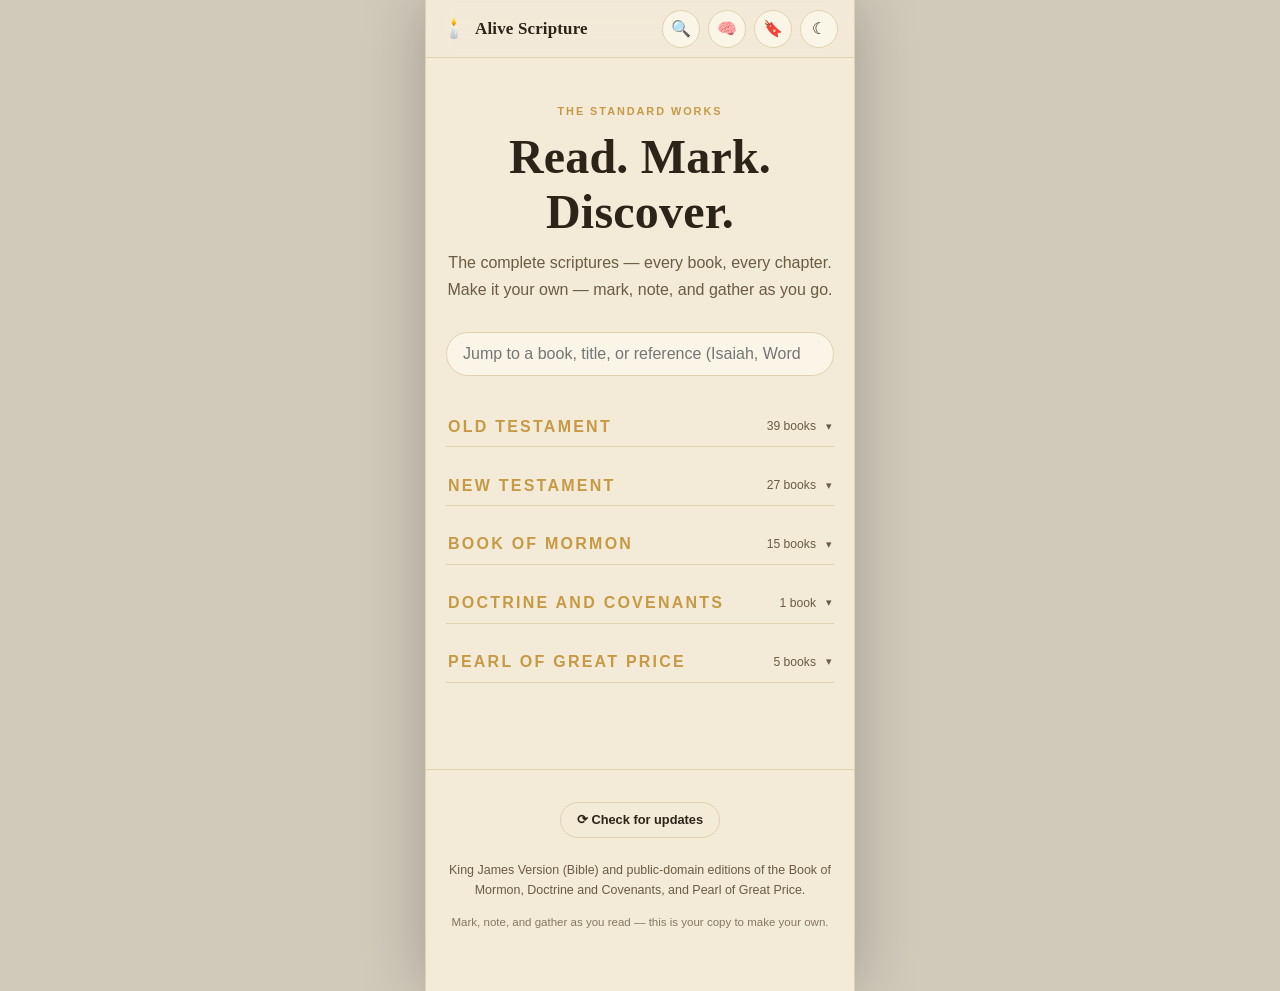
<file: index.html>
<!doctype html>
<html lang="en">
  <head>
    <meta charset="UTF-8" />
    <meta name="viewport" content="width=device-width, initial-scale=1.0, viewport-fit=cover" />
    <meta name="theme-color" content="#1c1410" />
    <link rel="apple-touch-icon" href="/apple-touch-icon.png" />
    <meta name="apple-mobile-web-app-capable" content="yes" />
    <meta name="apple-mobile-web-app-status-bar-style" content="black-translucent" />
    <meta name="apple-mobile-web-app-title" content="Scripture" />
    <title>Alive Scripture — read, mark, know</title>
    <meta
      name="description"
      content="Walk through the scriptures visually — scene by scene, character by character — to build memory and testimony of Christ."
    />
    <link rel="icon" href="data:image/svg+xml,%3Csvg xmlns='http://www.w3.org/2000/svg' viewBox='0 0 100 100'%3E%3Ctext y='.9em' font-size='90'%3E%F0%9F%95%AF%EF%B8%8F%3C/text%3E%3C/svg%3E" />
    <script type="module" crossorigin src="/assets/index-BNheFT42.js"></script>
    <link rel="stylesheet" crossorigin href="/assets/index-C4286cdL.css">
  <link rel="manifest" href="/manifest.webmanifest"></head>
  <body>
    <div id="app"></div>
  </body>
</html>
</file>
<file: assets/index-C4286cdL.css>
@charset "UTF-8";:root{--king: #c69a45;--prophet: #5b8fb0;--priest: #8a6bbf;--enemy: #b5544a;--people: #6f9668;--glory: #e6c86e;--gold: #c69a45;--on-gold: #241c10;--gold-soft: #d9b76a;--bg: #f3ead8;--bg-2: #efe3ca;--panel: #fbf5e7;--panel-2: #f6ecd6;--ink: #2c2418;--ink-soft: #6a5c45;--line: #e0d1af;--shadow: 0 8px 30px rgba(60, 44, 20, .12);--scripture: #372c1c;--serif: "Iowan Old Style", "Palatino Linotype", "Book Antiqua", Palatino, Georgia, "Times New Roman", serif;--sans: -apple-system, BlinkMacSystemFont, "Segoe UI", Roboto, Helvetica, Arial, sans-serif;--maxw: 760px;--radius: 16px;color-scheme:light}@media (prefers-color-scheme: dark){:root{--bg: #14110d;--bg-2: #191510;--panel: #201a13;--panel-2: #262019;--ink: #f0e7d6;--ink-soft: #b3a289;--line: #362c20;--shadow: 0 10px 34px rgba(0, 0, 0, .5);--scripture: #efe4d0;--gold: #d9b76a;color-scheme:dark}}:root[data-theme=dark]{--bg: #14110d;--bg-2: #191510;--panel: #201a13;--panel-2: #262019;--ink: #f0e7d6;--ink-soft: #b3a289;--line: #362c20;--shadow: 0 10px 34px rgba(0, 0, 0, .5);--scripture: #efe4d0;--gold: #d9b76a;color-scheme:dark}:root[data-theme=light]{--bg: #f3ead8;--bg-2: #efe3ca;--panel: #fbf5e7;--panel-2: #f6ecd6;--ink: #2c2418;--ink-soft: #6a5c45;--line: #e0d1af;--shadow: 0 8px 30px rgba(60, 44, 20, .12);--scripture: #372c1c;--gold: #c69a45;color-scheme:light}*{box-sizing:border-box}html,body{margin:0;padding:0}body{background:radial-gradient(1200px 700px at 50% -10%,var(--bg-2),transparent 70%),var(--bg);color:var(--ink);font-family:var(--sans);line-height:1.6;-webkit-font-smoothing:antialiased;text-rendering:optimizeLegibility;min-height:100vh}h1,h2,h3{font-family:var(--serif);font-weight:600;line-height:1.15;letter-spacing:.2px;margin:0}a{color:inherit;text-decoration:none}button{font:inherit;cursor:pointer}.wrap{max-width:var(--maxw);margin:0 auto;padding:0 20px}.eyebrow{font-family:var(--sans);text-transform:uppercase;letter-spacing:.18em;font-size:.68rem;font-weight:700;color:var(--gold)}.reveal{opacity:0;transform:translateY(18px);transition:opacity .7s ease,transform .7s cubic-bezier(.16,1,.3,1)}.reveal.in{opacity:1;transform:none}@media (prefers-reduced-motion: reduce){.reveal{opacity:1;transform:none;transition:none}}.verse-flash{animation:verseflash 1.8s ease-out;border-radius:6px}@keyframes verseflash{0%,15%{box-shadow:0 0 0 3px var(--gold);background:color-mix(in srgb,var(--gold) 20%,transparent)}to{box-shadow:0 0 0 3px transparent;background:transparent}}@media (min-width: 520px){body{background:color-mix(in srgb,var(--bg) 86%,black)}#app{max-width:430px;margin:0 auto;min-height:100vh;background:var(--bg);border-left:1px solid var(--line);border-right:1px solid var(--line);box-shadow:0 0 60px #00000038}}.bar.svelte-yic9pk{position:sticky;top:0;z-index:50;display:flex;align-items:center;justify-content:space-between;gap:12px;padding:.6rem 16px;background:color-mix(in srgb,var(--bg) 82%,transparent);-webkit-backdrop-filter:blur(12px);backdrop-filter:blur(12px);border-bottom:1px solid var(--line)}.brand.svelte-yic9pk{display:flex;align-items:center;gap:9px;min-width:0;background:none;border:none;padding:0;color:var(--ink);cursor:pointer}.brand.svelte-yic9pk .flame:where(.svelte-yic9pk){font-size:1.2rem;flex:0 0 auto;line-height:1}.brand.svelte-yic9pk .name:where(.svelte-yic9pk){font-family:var(--serif);font-weight:600;font-size:1.06rem;letter-spacing:.01em;white-space:nowrap;overflow:hidden;text-overflow:ellipsis}.right.svelte-yic9pk{display:flex;align-items:center;gap:8px;flex:0 0 auto}.icon.svelte-yic9pk{position:relative;width:38px;height:38px;border-radius:50%;border:1px solid var(--line);background:var(--panel);color:var(--ink);font-size:1rem;display:grid;place-items:center;cursor:pointer;transition:border-color .15s,background .15s}.icon.svelte-yic9pk:hover{border-color:var(--gold)}.icon.active.svelte-yic9pk{border-color:var(--gold);color:var(--gold)}.marks.svelte-yic9pk .glyph:where(.svelte-yic9pk){font-size:1rem}.badge.svelte-yic9pk{position:absolute;top:-5px;right:-5px;min-width:18px;height:18px;padding:0 5px;border-radius:999px;background:var(--gold);color:var(--panel);font-size:.64rem;font-weight:800;display:grid;place-items:center;border:1.5px solid var(--bg)}@media (max-width: 360px){.brand.svelte-yic9pk .name:where(.svelte-yic9pk){display:none}}.lib.svelte-1pli1h7{padding:2.4rem 20px 4rem}.head.svelte-1pli1h7{text-align:center;margin-bottom:1.8rem}.head.svelte-1pli1h7 h1:where(.svelte-1pli1h7){font-size:clamp(2rem,7vw,3rem);margin:.4rem 0 .7rem;color:var(--ink)}.head.svelte-1pli1h7 .sub:where(.svelte-1pli1h7){color:var(--ink-soft);max-width:48ch;margin:0 auto;line-height:1.65}.resume.svelte-1pli1h7{margin-top:1.2rem;background:color-mix(in srgb,var(--gold) 14%,var(--panel));border:1px solid var(--gold);color:var(--ink);padding:8px 16px;border-radius:999px;font-size:.86rem;font-weight:600}.fulltext.svelte-1pli1h7{display:block;width:100%;max-width:560px;margin:-1.4rem auto 1.6rem;background:color-mix(in srgb,var(--gold) 12%,var(--panel));border:1px solid var(--gold);color:var(--ink);border-radius:12px;padding:10px 14px;font-size:.86rem;font-weight:600;text-align:left}.fulltext.svelte-1pli1h7:hover{background:color-mix(in srgb,var(--gold) 20%,var(--panel))}.search.svelte-1pli1h7{display:block;width:100%;max-width:560px;margin:0 auto 2.2rem;padding:12px 16px;font-size:1rem;font-family:var(--sans);color:var(--ink);background:var(--panel);border:1px solid var(--line);border-radius:999px}.search.svelte-1pli1h7:focus{outline:none;border-color:var(--gold)}.loading.svelte-1pli1h7,.nores.svelte-1pli1h7{text-align:center;color:var(--ink-soft)}.vol.svelte-1pli1h7,.rgroup.svelte-1pli1h7{margin-bottom:1.4rem}.vol.svelte-1pli1h7 h2:where(.svelte-1pli1h7),.rgroup.svelte-1pli1h7 h2:where(.svelte-1pli1h7){font-size:1rem;letter-spacing:.14em;text-transform:uppercase;color:var(--gold);font-family:var(--sans);font-weight:700;margin:0}.rgroup.svelte-1pli1h7 h2:where(.svelte-1pli1h7){padding-bottom:.6rem;border-bottom:1px solid var(--line);margin-bottom:1rem}.volhead.svelte-1pli1h7{display:flex;align-items:center;gap:10px;width:100%;text-align:left;background:none;border:none;border-bottom:1px solid var(--line);padding:.4rem 2px .6rem;margin-bottom:1rem;cursor:pointer}.volhead.svelte-1pli1h7 h2:where(.svelte-1pli1h7){flex:1}.volhead.svelte-1pli1h7:hover h2:where(.svelte-1pli1h7){color:var(--ink)}.volhead.svelte-1pli1h7 .volmeta:where(.svelte-1pli1h7){font-size:.76rem;color:var(--ink-soft);white-space:nowrap}.volhead.svelte-1pli1h7 .volcar:where(.svelte-1pli1h7){font-size:.7rem;color:var(--ink-soft);transition:transform .18s}.volhead.svelte-1pli1h7 .volcar.up:where(.svelte-1pli1h7){transform:rotate(180deg)}.books.svelte-1pli1h7{display:grid;grid-template-columns:repeat(auto-fill,minmax(140px,1fr));gap:8px}.book.svelte-1pli1h7{display:flex;flex-direction:column;align-items:flex-start;gap:2px;text-align:left;background:var(--panel);border:1px solid var(--line);border-radius:12px;padding:.7rem .85rem;color:var(--ink);transition:border-color .15s,transform .15s,background .15s}.book.svelte-1pli1h7:hover{border-color:var(--gold);transform:translateY(-2px);background:var(--panel-2)}.book.svelte-1pli1h7 .t:where(.svelte-1pli1h7){font-family:var(--serif);font-size:1.02rem;line-height:1.2}.book.svelte-1pli1h7 .c:where(.svelte-1pli1h7){font-size:.72rem;color:var(--ink-soft)}.rlist.svelte-1pli1h7{list-style:none;margin:0;padding:0;display:grid;gap:6px}.rrow.svelte-1pli1h7{display:flex;align-items:baseline;gap:12px;width:100%;text-align:left;background:var(--panel);border:1px solid var(--line);border-radius:10px;padding:.65rem .9rem;color:var(--ink);transition:border-color .15s,transform .12s}.rrow.svelte-1pli1h7:hover{border-color:var(--gold);transform:translate(3px)}.rrow.svelte-1pli1h7 .rref:where(.svelte-1pli1h7){flex:0 0 auto;min-width:6.5rem;font-size:.74rem;font-weight:700;letter-spacing:.02em;text-transform:uppercase;color:var(--gold)}.rrow.svelte-1pli1h7 .rtitle:where(.svelte-1pli1h7){font-family:var(--serif);font-size:1rem;line-height:1.3}.more.svelte-1pli1h7{font-size:.78rem;color:var(--ink-soft);margin:.8rem 0 0}.browse.svelte-t0ln3d{padding:1.6rem 20px 4rem}.head.svelte-t0ln3d{margin-bottom:1.5rem}.head.svelte-t0ln3d .crumb:where(.svelte-t0ln3d){background:none;border:none;color:var(--ink-soft);padding:0;font-size:.9rem;margin-bottom:1rem}.head.svelte-t0ln3d .crumb:where(.svelte-t0ln3d):hover{color:var(--gold)}.head.svelte-t0ln3d .vol:where(.svelte-t0ln3d){display:block;font-size:.7rem;letter-spacing:.14em;text-transform:uppercase;color:var(--gold);font-weight:700}.head.svelte-t0ln3d h1:where(.svelte-t0ln3d){font-size:clamp(2rem,7vw,2.8rem);margin:.2rem 0 .3rem;color:var(--ink)}.head.svelte-t0ln3d .meta:where(.svelte-t0ln3d){color:var(--ink-soft);font-size:.9rem;margin:0}.head.svelte-t0ln3d .introtoggle:where(.svelte-t0ln3d){margin-top:.8rem;background:none;border:1px solid var(--line);color:var(--ink-soft);border-radius:999px;padding:5px 13px;font-size:.78rem}.head.svelte-t0ln3d .introtoggle:where(.svelte-t0ln3d) span:where(.svelte-t0ln3d){display:inline-block;transition:transform .2s}.head.svelte-t0ln3d .introtoggle:where(.svelte-t0ln3d) span.up:where(.svelte-t0ln3d){transform:rotate(180deg)}.head.svelte-t0ln3d .intro:where(.svelte-t0ln3d){margin:.9rem 0 0;font-family:var(--serif);font-size:.98rem;line-height:1.7;color:var(--ink-soft);max-width:62ch}.nocover.svelte-t0ln3d{color:var(--ink-soft);font-size:.86rem;background:var(--panel);border:1px solid var(--line);border-radius:10px;padding:10px 14px;margin:0 0 1rem}.chapters.svelte-t0ln3d{list-style:none;margin:0;padding:0;display:grid;gap:8px}.chap.svelte-t0ln3d{display:flex;align-items:center;gap:14px;width:100%;text-align:left;background:var(--panel);border:1px solid var(--line);border-radius:12px;padding:.8rem 1rem;color:var(--ink);transition:border-color .15s,transform .12s,background .15s}.chap.svelte-t0ln3d:hover{border-color:var(--gold);transform:translate(3px);background:var(--panel-2)}.chap.untitled.svelte-t0ln3d{opacity:.72}.chap.svelte-t0ln3d .n:where(.svelte-t0ln3d){flex:0 0 auto;width:34px;height:34px;border-radius:9px;display:grid;place-items:center;background:color-mix(in srgb,var(--gold) 16%,var(--panel-2));border:1px solid color-mix(in srgb,var(--gold) 40%,transparent);color:var(--gold);font-family:var(--serif);font-weight:700;font-size:.95rem}.chap.svelte-t0ln3d .t:where(.svelte-t0ln3d){font-family:var(--serif);font-size:1.04rem;line-height:1.3}@media (min-width: 720px){.chapters.svelte-t0ln3d{grid-template-columns:1fr 1fr}}.seg.svelte-1e5zn02{padding:2px 0;box-decoration-break:clone;-webkit-box-decoration-break:clone}.seg.selecting.svelte-1e5zn02{box-shadow:inset 0 0 0 100px color-mix(in srgb,var(--gold) 45%,transparent);border-radius:2px;color:var(--ink)}.w.match.svelte-1e5zn02{outline:2px solid var(--gold);outline-offset:1px;border-radius:3px}.chapter.svelte-1kx97lh{display:grid;grid-template-columns:6px auto minmax(0,1fr);column-gap:9px;row-gap:2px;align-items:start;font-family:var(--serif)}.vrail.svelte-1kx97lh{width:6px;align-self:stretch;background:none;border:none;padding:0;margin-block:-2px;border-radius:0}.vrail.on.svelte-1kx97lh{cursor:pointer;background:color-mix(in srgb,var(--railc) 62%,transparent)}.vrail.rtop.svelte-1kx97lh{margin-top:2px;border-top-left-radius:4px;border-top-right-radius:4px}.vrail.rbottom.svelte-1kx97lh{margin-bottom:2px;border-bottom-left-radius:4px;border-bottom-right-radius:4px}.vrail.fbottom.svelte-1kx97lh{-webkit-mask-image:linear-gradient(to bottom,black 55%,transparent);mask-image:linear-gradient(to bottom,black 55%,transparent)}.vrail.ftop.svelte-1kx97lh{-webkit-mask-image:linear-gradient(to top,black 55%,transparent);mask-image:linear-gradient(to top,black 55%,transparent)}.vnum.svelte-1kx97lh{background:none;border:none;padding:4px 2px 0 0;text-align:right;min-width:1.7rem;font-family:var(--sans);font-size:.72rem;font-weight:700;color:var(--gold);cursor:pointer;align-self:start}.vnum.hasmark.svelte-1kx97lh:after{content:"";display:inline-block;width:4px;height:4px;border-radius:50%;background:var(--gold);vertical-align:super;margin-left:1px}.vtext.svelte-1kx97lh{font-size:1.16rem;line-height:1.8;color:var(--scripture);padding:2px 6px;touch-action:pan-y;-webkit-user-select:none;user-select:none;-webkit-touch-callout:none;cursor:text}.chapter.marking.svelte-1kx97lh .vtext:where(.svelte-1kx97lh){touch-action:none;cursor:crosshair}.mtags.svelte-1kx97lh{grid-column:1/-1;display:flex;flex-wrap:wrap;justify-content:flex-end;gap:6px;margin:8px 4px 0 0;overflow:hidden;padding:4px 2px}.mtag.svelte-1kx97lh{display:inline-flex;align-items:center;gap:6px;font-family:var(--serif);font-style:italic;font-size:.8rem;color:var(--ink);background:color-mix(in srgb,var(--tagc) 14%,var(--panel));border:1px solid color-mix(in srgb,var(--tagc) 55%,transparent);border-radius:999px;padding:3px 12px 4px;cursor:pointer;opacity:0;transform:translate(28px);transition:opacity .55s ease,transform .55s cubic-bezier(.2,.9,.3,1.15)}.mtag.svelte-1kx97lh .mtag-star:where(.svelte-1kx97lh){font-style:normal;font-size:.7rem;color:var(--tagc);animation:none}.mtag.svelte-1kx97lh .mtag-sub:where(.svelte-1kx97lh){font-style:normal;font-family:var(--sans);font-size:.66rem;color:var(--ink-soft)}.mtag.svelte-1kx97lh .mtag-more:where(.svelte-1kx97lh){font-style:normal;font-size:.7rem;color:var(--tagc);margin-left:-2px}.mtag.in.svelte-1kx97lh{opacity:1;transform:none;animation:svelte-1kx97lh-tagglow 1.8s ease .4s}.mtag.in.svelte-1kx97lh .mtag-star:where(.svelte-1kx97lh){animation:svelte-1kx97lh-tagtwinkle 1.8s ease .4s}@keyframes svelte-1kx97lh-tagglow{0%{box-shadow:0 0 0 0 transparent}30%{box-shadow:0 0 16px 3px color-mix(in srgb,var(--tagc) 55%,transparent)}to{box-shadow:0 0 0 0 transparent}}@keyframes svelte-1kx97lh-tagtwinkle{0%,to{transform:scale(1) rotate(0)}35%{transform:scale(1.5) rotate(80deg)}}@media (prefers-reduced-motion: reduce){.mtag.svelte-1kx97lh{opacity:1;transform:none;transition:none}.mtag.in.svelte-1kx97lh{animation:none}}.vmargin.svelte-1kx97lh{display:flex;flex-direction:column;gap:6px;font-family:var(--sans);grid-column:1/-1;margin:2px 0 8px 1.7rem}.vmargin.svelte-1kx97lh:empty{display:none;margin:0}.unote.svelte-1kx97lh{border-left:2px solid #5b8fb0;background:color-mix(in srgb,#5b8fb0 12%,var(--panel));border-radius:0 8px 8px 0;padding:7px 10px}.unote.svelte-1kx97lh .urng:where(.svelte-1kx97lh){display:block;font-size:.62rem;font-weight:700;color:#5b8fb0;margin-bottom:3px}.unote.svelte-1kx97lh .unote-body:where(.svelte-1kx97lh){margin:0 0 4px;font-size:.82rem;line-height:1.5;color:var(--ink);white-space:pre-wrap}.row.svelte-1kx97lh{display:flex;gap:8px;margin-top:6px}.mini.svelte-1kx97lh{background:var(--gold);color:var(--panel);border:none;border-radius:8px;padding:5px 12px;font-size:.78rem;font-weight:700}.mini.ghost.svelte-1kx97lh{background:none;color:var(--ink-soft);border:1px solid var(--line)}.unote.svelte-1kx97lh textarea:where(.svelte-1kx97lh){width:100%;font-family:var(--sans);font-size:.9rem;color:var(--ink);background:var(--panel);border:1px solid var(--gold);border-radius:10px;padding:9px 11px;resize:vertical}.scrim.svelte-1kx97lh{position:fixed;top:0;right:0;bottom:0;left:0;z-index:40;background:transparent;border:none}.scrim.dim.svelte-1kx97lh{background:color-mix(in srgb,var(--bg) 55%,transparent)}.notedrawer.svelte-1kx97lh{position:fixed;left:0;right:0;bottom:0;max-width:430px;margin-inline:auto;z-index:42;display:flex;flex-direction:column;gap:10px;padding:8px 16px calc(16px + env(safe-area-inset-bottom));background:var(--panel);border-top:1px solid var(--line);border-radius:18px 18px 0 0;box-shadow:0 -10px 30px #00000047;animation:svelte-1kx97lh-nd-up .18s ease}@keyframes svelte-1kx97lh-nd-up{0%{transform:translateY(100%)}to{transform:translateY(0)}}.nd-grip.svelte-1kx97lh{width:40px;height:4px;border-radius:999px;background:var(--line);margin:2px auto}.nd-head.svelte-1kx97lh{display:flex;align-items:center;justify-content:space-between}.nd-ref.svelte-1kx97lh{font-family:var(--sans);font-size:.76rem;font-weight:700;letter-spacing:.03em;text-transform:uppercase;color:var(--gold)}.nd-close.svelte-1kx97lh{background:none;border:none;color:var(--ink-soft);font-size:1rem;padding:4px 6px;cursor:pointer}.nd-close.svelte-1kx97lh:hover{color:var(--ink)}.nd-text.svelte-1kx97lh,.nd-group.svelte-1kx97lh{width:100%;font-family:var(--sans);color:var(--ink);background:var(--panel-2);border:1px solid var(--line);border-radius:12px;padding:12px 14px}.nd-text.svelte-1kx97lh:focus,.nd-group.svelte-1kx97lh:focus{outline:none;border-color:var(--gold)}.nd-text.svelte-1kx97lh{font-size:1rem;line-height:1.5;resize:none}.nd-group.svelte-1kx97lh{font-size:.9rem}.nd-actions.svelte-1kx97lh{display:flex;gap:10px;justify-content:flex-end}.nd-cancel.svelte-1kx97lh{background:none;border:1px solid var(--line);color:var(--ink-soft);border-radius:999px;padding:9px 18px;font-size:.88rem;font-weight:600;cursor:pointer}.nd-save.svelte-1kx97lh{background:var(--gold);color:var(--panel);border:none;border-radius:999px;padding:9px 22px;font-size:.88rem;font-weight:700;cursor:pointer}.nd-save.svelte-1kx97lh:disabled{opacity:.5}.sheet.svelte-1kx97lh{position:fixed;left:0;right:0;bottom:0;max-width:430px;margin-inline:auto;z-index:42;display:flex;flex-direction:column;gap:8px;padding:6px 16px calc(12px + env(safe-area-inset-bottom));background:var(--panel);border-top:1px solid var(--line);border-radius:18px 18px 0 0;box-shadow:0 -10px 30px #00000047;animation:svelte-1kx97lh-nd-up .18s ease}.pstyles.svelte-1kx97lh{display:flex;gap:6px}.pstyles.svelte-1kx97lh .ptick:where(.svelte-1kx97lh){font-size:.72rem}.pstyles.svelte-1kx97lh button:where(.svelte-1kx97lh){flex:1;background:var(--panel-2);border:1px solid var(--line);color:var(--ink);border-radius:8px;padding:6px 12px;font-size:.8rem;font-weight:600}.pstyles.svelte-1kx97lh button.on:where(.svelte-1kx97lh){background:var(--gold);color:var(--panel);border-color:var(--gold)}.pcolors.svelte-1kx97lh{display:flex;gap:7px;overflow-x:auto;padding:3px 2px;scrollbar-width:none;-webkit-overflow-scrolling:touch}.pcolors.svelte-1kx97lh::-webkit-scrollbar{display:none}.pdot.svelte-1kx97lh{flex:0 0 30px;width:30px;height:30px;border-radius:50%;border:2px solid transparent;cursor:pointer}.pdot.svelte-1kx97lh:hover{border-color:var(--ink)}.pdot.on.svelte-1kx97lh{border-color:var(--ink);box-shadow:inset 0 0 0 2.5px var(--panel);transform:scale(1.12)}.aspects.svelte-1kx97lh{display:flex;align-items:center;gap:5px}.asp.svelte-1kx97lh{flex:1;display:grid;place-items:center;height:34px;background:var(--panel-2);border:1px solid var(--line);border-radius:8px;color:var(--ink);cursor:pointer}.asp.on.svelte-1kx97lh{border-color:var(--gold);background:color-mix(in srgb,var(--gold) 14%,var(--panel-2))}.asp.svelte-1kx97lh .lp:where(.svelte-1kx97lh){font-size:.85rem;line-height:1;white-space:pre}.asep.svelte-1kx97lh{flex:0 0 1px;height:22px;background:var(--line)}.hicon.svelte-1kx97lh{flex:0 0 auto;width:30px;height:30px;border-radius:50%;border:1px solid var(--line);background:none;color:var(--ink-soft);font-size:.85rem;display:grid;place-items:center;cursor:pointer}.hicon.on.svelte-1kx97lh,.hicon.svelte-1kx97lh:hover{border-color:var(--gold);color:var(--gold)}.edesc.svelte-1kx97lh{width:100%;font-family:var(--sans);font-size:.88rem;line-height:1.45;color:var(--ink);background:var(--panel-2);border:1px solid var(--line);border-radius:10px;padding:9px 12px;resize:none}.edesc.svelte-1kx97lh:focus{outline:none;border-color:var(--gold)}.ename.svelte-1kx97lh{width:100%;font-family:var(--sans);font-size:.92rem;color:var(--ink);background:var(--panel-2);border:1px solid var(--line);border-radius:10px;padding:9px 12px}.ename.svelte-1kx97lh:focus{outline:none;border-color:var(--gold)}.prow.svelte-1kx97lh{display:flex;gap:8px;align-items:center;justify-content:flex-end}.pbtn.svelte-1kx97lh{background:none;border:1px solid var(--gold);color:var(--ink);border-radius:999px;padding:8px 16px;font-size:.85rem;font-weight:600}.pbtn.on.svelte-1kx97lh{background:color-mix(in srgb,var(--gold) 18%,var(--panel))}.pbtn.danger.svelte-1kx97lh{border-color:var(--enemy);color:var(--enemy)}.nblist.svelte-1kx97lh{display:flex;flex-direction:column;gap:4px;max-height:40vh;overflow-y:auto;min-width:220px}.nbrow.svelte-1kx97lh{display:flex;align-items:center;gap:8px;background:var(--panel-2);border:1px solid var(--line);border-radius:8px;padding:7px 10px;color:var(--ink);text-align:left}.nbrow.on.svelte-1kx97lh{border-color:var(--gold);background:color-mix(in srgb,var(--gold) 12%,var(--panel-2))}.nbdot.svelte-1kx97lh{width:12px;height:12px;border-radius:50%;flex:0 0 auto}.nbname.svelte-1kx97lh{flex:1;font-size:.86rem;font-weight:600;overflow:hidden;text-overflow:ellipsis;white-space:nowrap}.nbtick.svelte-1kx97lh{color:var(--gold);font-weight:700}.nbempty.svelte-1kx97lh{font-size:.8rem;color:var(--ink-soft);margin:2px 0}.nbnew.svelte-1kx97lh{display:flex;gap:6px}.nbnew.svelte-1kx97lh input:where(.svelte-1kx97lh){flex:1;min-width:0;padding:7px 10px;font-size:.86rem;font-family:var(--sans);color:var(--ink);background:var(--panel-2);border:1px solid var(--line);border-radius:8px}.nbnew.svelte-1kx97lh input:where(.svelte-1kx97lh):focus{outline:none;border-color:var(--gold)}.reader.svelte-1prxgx1{padding-bottom:6rem}.chapbar.svelte-1prxgx1{position:sticky;top:50px;z-index:12;display:flex;align-items:center;justify-content:space-between;gap:10px;padding-top:.7rem;padding-bottom:.7rem;background:linear-gradient(var(--bg) 70%,transparent)}.nav.svelte-1prxgx1{flex:0 0 auto;width:40px;height:40px;border-radius:50%;border:1px solid var(--line);background:var(--panel);color:var(--ink);font-size:1.3rem;line-height:1}.nav.svelte-1prxgx1:disabled{opacity:.3}.nav.svelte-1prxgx1:not(:disabled):hover{border-color:var(--gold)}.title.svelte-1prxgx1{flex:1;color:var(--ink);display:flex;flex-direction:column;align-items:center;gap:1px}.title.svelte-1prxgx1 .bk:where(.svelte-1prxgx1){background:none;border:none;color:var(--ink);font-family:var(--serif);font-size:1.35rem;font-weight:600;line-height:1.1;cursor:pointer}.title.svelte-1prxgx1 .bk:where(.svelte-1prxgx1):hover{color:var(--gold)}.title.svelte-1prxgx1 .ch:where(.svelte-1prxgx1){background:none;border:none;color:var(--ink-soft);font-size:.78rem;cursor:pointer}.title.svelte-1prxgx1 .ch:where(.svelte-1prxgx1) .car:where(.svelte-1prxgx1){font-size:.6rem;display:inline-block;transition:transform .2s}.title.svelte-1prxgx1 .ch:where(.svelte-1prxgx1) .car.up:where(.svelte-1prxgx1){transform:rotate(180deg)}.chaptitle.svelte-1prxgx1{text-align:center;font-family:var(--serif);font-style:italic;color:var(--gold);font-size:1rem;margin:.2rem auto .4rem}.chapgrid.svelte-1prxgx1{display:grid;grid-template-columns:repeat(auto-fill,minmax(44px,1fr));gap:6px;padding-top:.4rem;padding-bottom:.9rem}.cg.svelte-1prxgx1{aspect-ratio:1;border:1px solid var(--line);background:var(--panel);color:var(--ink);border-radius:8px;font-family:var(--serif);font-size:.95rem;position:relative}.cg.cur.svelte-1prxgx1{background:var(--gold);color:var(--panel);border-color:var(--gold)}.page.svelte-1prxgx1{padding-top:.6rem}.stories.svelte-1prxgx1{margin:0 0 1.2rem;border:1px solid var(--line);border-radius:12px;background:var(--panel);overflow:hidden}.stories.open.svelte-1prxgx1{border-color:color-mix(in srgb,var(--gold) 45%,var(--line))}.st-toggle.svelte-1prxgx1{display:flex;align-items:center;gap:9px;width:100%;text-align:left;background:none;border:none;padding:11px 14px;color:var(--ink);cursor:pointer}.st-toggle.svelte-1prxgx1 .st-ic:where(.svelte-1prxgx1){font-size:.95rem}.st-toggle.svelte-1prxgx1 .st-label:where(.svelte-1prxgx1){flex:1;font-family:var(--sans);font-size:.86rem;font-weight:600}.st-toggle.svelte-1prxgx1 .st-count:where(.svelte-1prxgx1){font-size:.7rem;font-weight:700;color:var(--panel);background:var(--gold);border-radius:999px;min-width:20px;height:20px;display:grid;place-items:center;padding:0 6px}.st-toggle.svelte-1prxgx1 .st-car:where(.svelte-1prxgx1){font-size:.7rem;color:var(--ink-soft);transition:transform .18s}.st-toggle.svelte-1prxgx1 .st-car.up:where(.svelte-1prxgx1){transform:rotate(180deg)}.st-list.svelte-1prxgx1{display:flex;flex-direction:column;gap:10px;padding:2px 14px 14px}.st-card.svelte-1prxgx1{display:flex;flex-direction:column;gap:4px}.st-ref.svelte-1prxgx1{align-self:flex-start;background:none;border:none;padding:0;font-family:var(--sans);font-size:.72rem;font-weight:700;letter-spacing:.04em;text-transform:uppercase;color:var(--gold);cursor:pointer}.st-ref.svelte-1prxgx1:hover{text-decoration:underline}.st-text.svelte-1prxgx1{margin:0;font-family:var(--serif);font-size:.95rem;line-height:1.6;color:var(--ink)}.st-fine.svelte-1prxgx1{margin:4px 0 0;font-size:.72rem;color:var(--ink-soft)}.loading.svelte-1prxgx1{color:var(--ink-soft);text-align:center;padding:2rem 0}.foot.svelte-1prxgx1{display:flex;justify-content:space-between;gap:12px;margin-top:2rem}.fbtn.svelte-1prxgx1{background:var(--panel);border:1px solid var(--line);color:var(--ink);border-radius:10px;padding:10px 16px;font-size:.9rem}.fbtn.svelte-1prxgx1:disabled{opacity:.3}.fbtn.svelte-1prxgx1:not(:disabled):hover{border-color:var(--gold)}.dock.svelte-1prxgx1{position:fixed;left:0;right:0;bottom:0;max-width:430px;margin-inline:auto;z-index:25;display:flex;flex-direction:column;align-items:center;gap:8px;padding:8px 12px calc(8px + env(safe-area-inset-bottom));background:linear-gradient(transparent,var(--bg) 22%);pointer-events:none}.dock.svelte-1prxgx1>:where(.svelte-1prxgx1){pointer-events:auto}.toolbar.svelte-1prxgx1{display:flex;align-items:center;gap:10px;padding:6px 6px 6px 14px;background:var(--panel);border:1px solid var(--line);border-radius:999px;box-shadow:var(--shadow)}.palette.svelte-1prxgx1{display:flex;align-items:center;justify-content:space-between;gap:10px;width:min(94vw,460px);padding:8px 10px 8px 14px;background:var(--panel);border:1px solid var(--line);border-radius:14px;box-shadow:var(--shadow)}.parm.svelte-1prxgx1{font-size:.78rem;color:var(--ink-soft);line-height:1.35}.pundo.svelte-1prxgx1{flex:0 0 auto;border:1px solid var(--line);background:var(--panel-2);color:var(--ink);border-radius:999px;padding:5px 12px;font-size:.8rem;font-weight:600}.pundo.svelte-1prxgx1:disabled{opacity:.4}.tb.svelte-1prxgx1{display:inline-flex;align-items:center;gap:6px;border:none;background:none;color:var(--ink);padding:8px 16px;border-radius:999px;font-size:.88rem;font-weight:600}.tb.on.svelte-1prxgx1{background:var(--gold);color:var(--panel)}.findbar.svelte-1prxgx1{display:flex;align-items:center;gap:6px;width:min(94vw,460px);padding:6px 8px 6px 12px;background:var(--panel);border:1px solid var(--line);border-radius:14px;box-shadow:var(--shadow)}.findinput.svelte-1prxgx1{flex:1;min-width:0;border:none;background:none;color:var(--ink);font-size:.95rem;font-family:var(--sans)}.findinput.svelte-1prxgx1:focus{outline:none}.count.svelte-1prxgx1{font-size:.76rem;color:var(--gold);font-weight:700;min-width:1.4rem;text-align:center}.fnav.svelte-1prxgx1{width:30px;height:30px;border-radius:8px;border:1px solid var(--line);background:var(--panel-2);color:var(--ink)}.fnav.svelte-1prxgx1:disabled{opacity:.3}.results-btn.svelte-1prxgx1{width:30px;height:30px;border-radius:8px;border:1px solid var(--line);background:var(--panel-2);color:var(--ink);font-size:.9rem}.results-btn.svelte-1prxgx1:disabled{opacity:.3}.hl-all.svelte-1prxgx1{position:relative}.hl-btn.svelte-1prxgx1{background:var(--gold);color:var(--panel);border:none;border-radius:999px;padding:7px 12px;font-size:.78rem;font-weight:700;white-space:nowrap}.hl-btn.svelte-1prxgx1:disabled{opacity:.4}.scope.svelte-1prxgx1{position:absolute;right:0;bottom:calc(100% + 8px);display:flex;flex-direction:column;background:var(--panel);border:1px solid var(--line);border-radius:12px;box-shadow:var(--shadow);overflow:hidden}.scope.svelte-1prxgx1 button:where(.svelte-1prxgx1){background:none;border:none;color:var(--ink);padding:10px 16px;font-size:.85rem;text-align:left;white-space:nowrap}.scope.svelte-1prxgx1 button:where(.svelte-1prxgx1):hover{background:var(--panel-2)}.toast.svelte-1prxgx1{max-width:92vw;background:var(--ink);color:var(--bg);border:none;border-radius:10px;padding:9px 14px;font-size:.82rem;text-align:left;box-shadow:var(--shadow)}.toast.svelte-1prxgx1 .x:where(.svelte-1prxgx1){opacity:.6;margin-left:6px}.marks.svelte-beadr8{padding:1.6rem 20px 4rem}.head.svelte-beadr8{margin-bottom:1.6rem}.head.svelte-beadr8 .crumb:where(.svelte-beadr8){background:none;border:none;color:var(--ink-soft);padding:0;font-size:.9rem;margin-bottom:1rem}.head.svelte-beadr8 .crumb:where(.svelte-beadr8):hover{color:var(--gold)}.head.svelte-beadr8 h1:where(.svelte-beadr8){font-size:clamp(2rem,7vw,2.6rem);margin:0 0 .3rem;color:var(--ink)}.head.svelte-beadr8 .meta:where(.svelte-beadr8){color:var(--ink-soft);font-size:.9rem;margin:0 0 1rem}.backup.svelte-beadr8{display:flex;gap:10px;flex-wrap:wrap}.btn.svelte-beadr8{background:var(--gold);color:var(--panel);border:none;border-radius:999px;padding:9px 16px;font-size:.88rem;font-weight:700}.btn.ghost.svelte-beadr8{background:none;color:var(--ink);border:1px solid var(--gold)}.btn.danger.svelte-beadr8{background:none;color:var(--enemy);border:1px solid var(--enemy)}.confirm.svelte-beadr8{margin:.9rem 0 0;padding:12px 14px;border:1px solid var(--enemy);border-radius:12px;background:color-mix(in srgb,var(--enemy) 8%,var(--panel))}.confirm.svelte-beadr8 p:where(.svelte-beadr8){margin:0 0 .7rem;font-size:.88rem;color:var(--ink);line-height:1.5}.confirm.svelte-beadr8 .crow:where(.svelte-beadr8){display:flex;gap:8px}.hlhint.svelte-beadr8{font-size:.78rem;color:var(--ink-soft);margin:-.4rem 0 .9rem;line-height:1.5}.msg.svelte-beadr8{margin:.9rem 0 0;font-size:.86rem;color:var(--ink);background:color-mix(in srgb,var(--gold) 12%,var(--panel));border:1px solid var(--line);border-radius:8px;padding:8px 12px}.hint.svelte-beadr8{margin:.9rem 0 0;font-size:.78rem;color:var(--ink-soft);line-height:1.5}.empty.svelte-beadr8{color:var(--ink-soft);line-height:1.6;background:var(--panel);border:1px solid var(--line);border-radius:12px;padding:1.2rem}section.svelte-beadr8{margin-bottom:2rem}section.svelte-beadr8 h2:where(.svelte-beadr8){font-size:.95rem;letter-spacing:.14em;text-transform:uppercase;color:var(--gold);font-family:var(--sans);font-weight:700;padding-bottom:.5rem;border-bottom:1px solid var(--line);margin-bottom:.9rem}.grouphd.svelte-beadr8{display:flex;align-items:center;gap:8px;font-family:var(--serif);font-size:1.05rem;color:var(--ink);margin:1.1rem 0 .6rem}.grouphd.muted.svelte-beadr8{color:var(--ink-soft);font-size:.9rem}.grouphd.svelte-beadr8 .gname:where(.svelte-beadr8){flex:1}.grouphd.svelte-beadr8 .gdot:where(.svelte-beadr8){width:14px;height:14px;border-radius:4px}.grouphd.svelte-beadr8 .gedit:where(.svelte-beadr8){background:none;border:1px solid var(--line);border-radius:8px;color:var(--ink-soft);width:30px;height:26px;font-size:.8rem}.grouphd.svelte-beadr8 .gedit:where(.svelte-beadr8):hover{border-color:var(--gold);color:var(--gold)}.list.svelte-beadr8{list-style:none;margin:0;padding:0;display:grid;gap:8px}li.svelte-beadr8{display:flex;align-items:stretch;gap:6px}.notecard.svelte-beadr8{flex-direction:column;gap:0}.notetop.svelte-beadr8{display:flex;align-items:stretch;gap:6px}.row.svelte-beadr8{flex:1;display:flex;flex-direction:column;gap:4px;text-align:left;background:var(--panel);border:1px solid var(--line);border-radius:12px;padding:.75rem .95rem;color:var(--ink);transition:border-color .15s}.row.svelte-beadr8:hover{border-color:var(--gold)}.row.svelte-beadr8 .ref:where(.svelte-beadr8){font-size:.72rem;font-weight:700;letter-spacing:.03em;text-transform:uppercase;color:var(--gold);display:flex;align-items:center;gap:6px}.row.svelte-beadr8 .body:where(.svelte-beadr8){font-family:var(--serif);font-size:1rem;line-height:1.4;white-space:pre-wrap}.actions.svelte-beadr8{display:flex;flex-direction:column;gap:6px}.gchip.svelte-beadr8,.del.svelte-beadr8{flex:0 0 auto;width:34px;min-height:30px;background:var(--panel);border:1px solid var(--line);border-radius:10px;color:var(--ink-soft);font-size:.85rem}.del.svelte-beadr8:hover{border-color:var(--enemy);color:var(--enemy)}.gchip.svelte-beadr8:hover{border-color:var(--gold);color:var(--gold)}.ginput.svelte-beadr8{display:flex;gap:6px;margin:6px 0 0}.ginput.svelte-beadr8 input:where(.svelte-beadr8){flex:1;font-family:var(--sans);font-size:.85rem;color:var(--ink);background:var(--panel);border:1px solid var(--gold);border-radius:8px;padding:7px 10px}.mini.svelte-beadr8{background:var(--gold);color:var(--panel);border:none;border-radius:8px;padding:6px 12px;font-size:.78rem;font-weight:700}.sgcard.svelte-beadr8,.nbcard.svelte-beadr8{flex-direction:column;gap:0}.nbcreate.svelte-beadr8{margin-top:12px}.edesc-line.svelte-beadr8{font-size:.85rem!important;color:var(--ink-soft);font-style:italic}.diag.svelte-beadr8{margin-top:2.5rem}.diagbtn.svelte-beadr8{background:none;border:1px solid var(--line);color:var(--ink-soft);border-radius:999px;padding:7px 14px;font-size:.8rem;font-weight:600}.diagbtn.svelte-beadr8:hover{border-color:var(--gold);color:var(--gold)}.diagpanel.svelte-beadr8{margin-top:10px;padding:12px 14px;background:var(--panel);border:1px solid var(--line);border-radius:12px;font-size:.8rem;color:var(--ink-soft);display:flex;flex-direction:column;gap:6px}.diagpanel.svelte-beadr8 p:where(.svelte-beadr8){margin:0}.diagpanel.svelte-beadr8 code:where(.svelte-beadr8){font-size:.72rem;word-break:break-all;color:var(--ink)}.diagpanel.svelte-beadr8 .diagok:where(.svelte-beadr8){color:var(--gold);font-weight:600}.diagpanel.svelte-beadr8 .diagbad:where(.svelte-beadr8){color:var(--enemy)}.diagpanel.svelte-beadr8 .mini:where(.svelte-beadr8){align-self:flex-start}.nbhead.svelte-beadr8{font-size:.8rem;font-weight:700;color:var(--ink)}.nbrow.svelte-beadr8{display:flex;align-items:center;gap:8px;background:var(--panel-2);border:1px solid var(--line);border-radius:8px;padding:8px 10px;color:var(--ink);text-align:left}.nbrow.on.svelte-beadr8{border-color:var(--gold);background:color-mix(in srgb,var(--gold) 12%,var(--panel-2))}.nbdot.svelte-beadr8{width:12px;height:12px;border-radius:50%;flex:0 0 auto}.nbname.svelte-beadr8{flex:1;font-size:.88rem;font-weight:600;overflow:hidden;text-overflow:ellipsis;white-space:nowrap}.nbtick.svelte-beadr8{color:var(--gold);font-weight:700}.gchip.on.svelte-beadr8{border-color:var(--gold);color:var(--gold)}.sgedit.svelte-beadr8{display:flex;flex-direction:column;gap:10px;margin-top:8px;padding:12px;background:var(--panel);border:1px solid var(--line);border-radius:12px}.palette-row.svelte-beadr8{display:flex;flex-wrap:wrap;gap:6px}.dot.svelte-beadr8{width:26px;height:26px;border-radius:50%;border:2px solid transparent}.dot.on.svelte-beadr8{border-color:var(--ink)}.reopen.svelte-beadr8{background:none;border:1px solid var(--gold);color:var(--ink);border-radius:999px;padding:7px 14px;font-size:.82rem;font-weight:600;align-self:flex-start}.vchip.svelte-beadr8{display:inline-block;width:16px;height:16px;border-radius:4px}.page.svelte-2f97qi{max-width:46rem;margin:0 auto;padding:1rem 1rem 4rem}.head.svelte-2f97qi{margin-bottom:1.1rem}h1.svelte-2f97qi{margin:0;font-size:1.5rem}.lede.svelte-2f97qi,.hint.svelte-2f97qi,.note.svelte-2f97qi{color:var(--ink-soft);font-size:.88rem;line-height:1.5}.lede.svelte-2f97qi{margin:.3rem 0 0}.back.svelte-2f97qi{background:none;border:0;padding:0 0 .4rem;color:var(--ink-soft);font:inherit;font-size:.9rem;cursor:pointer}.sec.svelte-2f97qi{display:flex;align-items:center;gap:.5rem;margin:1.4rem 0 .5rem;font-size:.78rem;font-weight:700;letter-spacing:.06em;text-transform:uppercase;color:var(--ink-soft)}.count.svelte-2f97qi{padding:.1rem .45rem;border-radius:999px;background:var(--panel-2);font-size:.75rem}.count.now.svelte-2f97qi{background:var(--gold);color:var(--on-gold)}.list.svelte-2f97qi{list-style:none;margin:0;padding:0;display:flex;flex-direction:column;gap:.5rem}.row.svelte-2f97qi{width:100%;display:flex;align-items:center;gap:.75rem;padding:.8rem .9rem;border:1px solid var(--line);border-radius:.7rem;background:var(--panel);color:var(--ink);font:inherit;text-align:left;cursor:pointer}.row.done.svelte-2f97qi .ref:where(.svelte-2f97qi){color:var(--ink-soft)}.body.svelte-2f97qi{flex:1;min-width:0;display:flex;flex-direction:column;gap:.15rem}.ref.svelte-2f97qi{font-weight:600}.meta.svelte-2f97qi,.when.svelte-2f97qi,.cta.svelte-2f97qi{font-size:.78rem;color:var(--ink-soft)}.stages.svelte-2f97qi{display:flex;gap:.3rem;margin:.9rem 0 .5rem;overflow-x:auto}.stages.svelte-2f97qi button:where(.svelte-2f97qi){flex:none;padding:.4rem .75rem;border:1px solid var(--line);border-radius:999px;background:transparent;color:var(--ink);font:inherit;font-size:.83rem;cursor:pointer}.stages.svelte-2f97qi button[aria-selected=true]:where(.svelte-2f97qi){background:var(--gold);border-color:var(--gold);color:var(--on-gold)}.passage.svelte-2f97qi{margin:.8rem 0;font-size:1.06rem;line-height:1.75;white-space:pre-wrap}.letters.svelte-2f97qi{letter-spacing:.06em;word-spacing:.14em}.blank.svelte-2f97qi{border-bottom:2px solid var(--gold)}.ghost.svelte-2f97qi{visibility:hidden}.marked.svelte-2f97qi .miss:where(.svelte-2f97qi){color:var(--enemy);text-decoration:underline wavy}.drillbar.svelte-2f97qi{display:flex;align-items:center;flex-wrap:wrap;gap:.5rem;margin:.6rem 0}.pct.svelte-2f97qi{font-size:.8rem;color:var(--ink-soft)}textarea.svelte-2f97qi{width:100%;padding:.7rem;border:1px solid var(--line);border-radius:.6rem;background:var(--panel);color:inherit;font:inherit;line-height:1.6;resize:vertical}.score.svelte-2f97qi{margin:.7rem 0 .2rem;font-size:.95rem;color:var(--enemy)}.score.pass.svelte-2f97qi{color:var(--people)}.verdict.svelte-2f97qi{margin-top:1.5rem;padding-top:1rem;border-top:1px solid var(--line)}.vhint.svelte-2f97qi{margin:0 0 .6rem}.vrow.svelte-2f97qi{display:flex;gap:.5rem}.vrow.svelte-2f97qi .btn:where(.svelte-2f97qi){flex:1}.foot.svelte-2f97qi{display:flex;flex-wrap:wrap;gap:.5rem;margin-top:1.6rem;padding-top:.9rem;border-top:1px solid var(--line)}.btn.svelte-2f97qi{padding:.55rem .9rem;border:1px solid var(--line);border-radius:.55rem;background:var(--panel);color:inherit;font:inherit;font-size:.88rem;cursor:pointer}.btn.svelte-2f97qi:disabled{opacity:.45;cursor:default}.btn.primary.svelte-2f97qi{background:var(--gold);border-color:var(--gold);color:var(--on-gold)}.btn.ghost.svelte-2f97qi{background:transparent;border-color:transparent;color:var(--ink-soft)}.btn.danger.svelte-2f97qi{color:color-mix(in srgb,var(--enemy) 65%,var(--ink))}.btn.wide.svelte-2f97qi{width:100%;margin-top:.6rem}.empty.svelte-2f97qi{margin-top:2.5rem;padding:2rem 1.2rem;border:1px dashed var(--line);border-radius:.8rem;text-align:center}.empty.svelte-2f97qi h2:where(.svelte-2f97qi){margin:0 0 .4rem;font-size:1.1rem}.empty.svelte-2f97qi p:where(.svelte-2f97qi){margin:0 0 1rem;color:var(--ink-soft);font-size:.9rem;line-height:1.55}.setbar.svelte-2f97qi{margin:.4rem 0 .2rem}.sets.svelte-2f97qi{margin:.6rem 0 1.2rem;padding:.9rem;border:1px solid var(--line);border-radius:.7rem;background:var(--panel)}.vol.svelte-2f97qi{margin-top:1rem}.volhead.svelte-2f97qi{display:flex;align-items:center;gap:.5rem;margin-bottom:.45rem}.volhead.svelte-2f97qi h3:where(.svelte-2f97qi){margin:0;font-size:.95rem}.allin.svelte-2f97qi{font-size:.75rem;color:var(--ink-soft)}.mini.svelte-2f97qi{margin-left:auto;padding:.25rem .6rem;border:1px solid var(--line);border-radius:999px;background:transparent;color:inherit;font:inherit;font-size:.75rem;cursor:pointer}.chips.svelte-2f97qi{list-style:none;margin:0;padding:0;display:flex;flex-wrap:wrap;gap:.35rem}.chip.svelte-2f97qi{display:flex;flex-direction:column;gap:.05rem;padding:.35rem .6rem;border:1px solid var(--line);border-radius:.5rem;background:transparent;color:inherit;font:inherit;font-size:.8rem;text-align:left;cursor:pointer}.chip.on.svelte-2f97qi{border-color:var(--gold);background:color-mix(in srgb,var(--gold) 10%,transparent)}.chip.svelte-2f97qi .course:where(.svelte-2f97qi){font-size:.66rem;color:var(--ink-soft)}.compose.svelte-2f97qi .field:where(.svelte-2f97qi){display:block;margin-bottom:.7rem}.compose.svelte-2f97qi .field:where(.svelte-2f97qi) span:where(.svelte-2f97qi){display:block;margin-bottom:.25rem;font-size:.78rem;font-weight:600;color:var(--ink-soft)}.compose.svelte-2f97qi .field:where(.svelte-2f97qi) textarea:where(.svelte-2f97qi),.compose.svelte-2f97qi .field:where(.svelte-2f97qi) input:where(.svelte-2f97qi){width:100%;padding:.55rem .65rem;border:1px solid var(--line);border-radius:.5rem;background:var(--panel-2);color:var(--ink);font:inherit;line-height:1.55}.check.svelte-2f97qi{display:flex;align-items:flex-start;gap:.5rem;font-size:.83rem;color:var(--ink-soft);cursor:pointer}.check.svelte-2f97qi input:where(.svelte-2f97qi){margin-top:.15rem;flex:none}.check.svelte-2f97qi strong:where(.svelte-2f97qi){color:var(--ink);font-weight:600}.composeacts.svelte-2f97qi{display:flex;justify-content:flex-end;gap:.5rem;margin-top:.8rem}.srcrow.svelte-2f97qi{margin-top:1.1rem;padding-top:.9rem;border-top:1px solid var(--line)}.srcinput.svelte-2f97qi{width:100%;margin-top:.5rem;padding:.45rem .6rem;border:1px solid var(--line);border-radius:.5rem;background:var(--panel-2);color:var(--ink);font:inherit;font-size:.85rem}.loading.svelte-2f97qi{color:var(--ink-soft);font-size:.9rem}.search.svelte-1002zyw{padding:1.6rem 20px 4rem}header.svelte-1002zyw{margin-bottom:1.3rem}header.svelte-1002zyw .crumb:where(.svelte-1002zyw){background:none;border:none;color:var(--ink-soft);padding:0;font-size:.9rem;margin-bottom:.9rem}header.svelte-1002zyw .crumb:where(.svelte-1002zyw):hover{color:var(--gold)}header.svelte-1002zyw h1:where(.svelte-1002zyw){font-size:clamp(1.8rem,6vw,2.4rem);margin:0 0 .3rem;color:var(--ink)}header.svelte-1002zyw .sub:where(.svelte-1002zyw){color:var(--ink-soft);margin:0;line-height:1.6}.controls.svelte-1002zyw{display:flex;flex-direction:column;gap:8px;margin-bottom:1.2rem}.q.svelte-1002zyw{width:100%;padding:12px 16px;font-size:1rem;font-family:var(--sans);color:var(--ink);background:var(--panel);border:1px solid var(--line);border-radius:12px}.q.svelte-1002zyw:focus{outline:none;border-color:var(--gold)}.row2.svelte-1002zyw{display:flex;gap:8px}.scope.svelte-1002zyw{flex:1;min-width:0;padding:11px 12px;font-size:.9rem;font-family:var(--sans);color:var(--ink);background:var(--panel);border:1px solid var(--line);border-radius:12px}.go.svelte-1002zyw{flex:0 0 auto;background:var(--gold);color:var(--panel);border:none;border-radius:12px;padding:0 20px;font-weight:700;font-size:.9rem}.go.svelte-1002zyw:disabled{opacity:.5}.status.svelte-1002zyw{display:flex;flex-wrap:wrap;align-items:center;justify-content:space-between;gap:10px;padding:10px 12px;background:var(--panel);border:1px solid var(--line);border-radius:10px;margin-bottom:1rem;font-size:.9rem;color:var(--ink-soft)}.status.svelte-1002zyw b:where(.svelte-1002zyw){color:var(--gold)}.spin.svelte-1002zyw{color:var(--ink)}.pen.svelte-1002zyw{display:flex;flex-direction:column;gap:8px;padding:12px;background:var(--panel);border:1px solid var(--line);border-radius:10px;margin-bottom:1rem}.pstyles.svelte-1002zyw,.plines.svelte-1002zyw,.pweights.svelte-1002zyw{display:grid;gap:6px}.pstyles.svelte-1002zyw button:where(.svelte-1002zyw),.plines.svelte-1002zyw button:where(.svelte-1002zyw),.pweights.svelte-1002zyw button:where(.svelte-1002zyw){background:var(--panel-2);border:1px solid var(--line);color:var(--ink);border-radius:8px;padding:7px 4px;font-size:.78rem;font-weight:600;white-space:nowrap}.pstyles.svelte-1002zyw button.on:where(.svelte-1002zyw),.plines.svelte-1002zyw button.on:where(.svelte-1002zyw),.pweights.svelte-1002zyw button.on:where(.svelte-1002zyw){border-color:var(--gold);background:color-mix(in srgb,var(--gold) 14%,var(--panel-2))}.pstyles.svelte-1002zyw{grid-template-columns:repeat(2,1fr)}.plines.svelte-1002zyw{grid-template-columns:repeat(5,1fr)}.pweights.svelte-1002zyw{grid-template-columns:repeat(3,1fr)}.pcolors.svelte-1002zyw{display:grid;grid-template-columns:repeat(10,1fr);gap:7px 6px}.dot.svelte-1002zyw{width:100%;aspect-ratio:1;border-radius:50%;border:2px solid transparent}.dot.on.svelte-1002zyw{border-color:var(--ink);box-shadow:inset 0 0 0 2.5px var(--panel);transform:scale(1.12)}.hlbtn.svelte-1002zyw{background:var(--gold);color:var(--panel);border:none;border-radius:999px;padding:7px 14px;font-size:.8rem;font-weight:700}.hlbtn.svelte-1002zyw:disabled{opacity:.5}.toast.svelte-1002zyw{background:color-mix(in srgb,var(--gold) 14%,var(--panel));border:1px solid var(--gold);border-radius:10px;padding:9px 13px;font-size:.86rem;color:var(--ink);margin:0 0 1rem}.hits.svelte-1002zyw{list-style:none;margin:0;padding:0;display:grid;gap:8px}.hits.svelte-1002zyw button:where(.svelte-1002zyw){width:100%;text-align:left;display:flex;flex-direction:column;gap:4px;background:var(--panel);border:1px solid var(--line);border-radius:12px;padding:.75rem .95rem;color:var(--ink)}.hits.svelte-1002zyw button:where(.svelte-1002zyw):hover{border-color:var(--gold)}.hits.svelte-1002zyw .ref:where(.svelte-1002zyw){font-size:.72rem;font-weight:700;letter-spacing:.03em;text-transform:uppercase;color:var(--gold)}.hits.svelte-1002zyw .vt:where(.svelte-1002zyw){font-family:var(--serif);font-size:1.02rem;line-height:1.5;color:var(--scripture)}.hits.svelte-1002zyw mark:where(.svelte-1002zyw){background:color-mix(in srgb,var(--gold) 45%,transparent);color:inherit;border-radius:3px;padding:0 1px}.none.svelte-1002zyw{color:var(--ink-soft);text-align:center;padding:2rem 0}.mded.svelte-z78kfo{display:flex;flex-direction:column;gap:8px}.bar.svelte-z78kfo{display:flex;align-items:center;gap:5px}.tbn.svelte-z78kfo{min-width:38px;height:34px;border-radius:8px;border:1px solid var(--line);background:var(--panel);color:var(--ink);font-size:.9rem;display:grid;place-items:center;cursor:pointer}.tbn.on.svelte-z78kfo{border-color:var(--gold);background:color-mix(in srgb,var(--gold) 16%,var(--panel))}.tbn.mono.svelte-z78kfo{font-family:ui-monospace,monospace;font-size:.72rem}.sp.svelte-z78kfo{flex:1}.rich.svelte-z78kfo{min-height:9rem;max-height:45vh;overflow-y:auto;background:var(--panel);border:1px solid var(--line);border-radius:12px;padding:12px 14px;font-family:var(--serif);font-size:1.02rem;line-height:1.7;color:var(--ink);overflow-wrap:break-word}.rich.svelte-z78kfo:focus{outline:none;border-color:var(--gold)}.rich.svelte-z78kfo:empty:before{content:attr(data-placeholder);color:var(--ink-soft);pointer-events:none}.rich.svelte-z78kfo h1,.rich.svelte-z78kfo h2{font-size:1.4rem;margin:.35em 0;line-height:1.25}.rich.svelte-z78kfo h3{font-size:1.18rem;margin:.35em 0}.rich.svelte-z78kfo h4{font-size:1.05rem;margin:.35em 0}.rich.svelte-z78kfo p{margin:.45em 0}.rich.svelte-z78kfo a{color:var(--gold);text-decoration:underline}.rich.svelte-z78kfo ul{margin:.45em 0;padding-left:1.3em}.rich.svelte-z78kfo blockquote{margin:.5em 0;padding:2px 0 2px 12px;border-left:3px solid var(--gold);color:var(--ink-soft);font-style:italic}.rich.svelte-z78kfo code{font-family:ui-monospace,monospace;font-size:.86em;background:var(--panel-2);border:1px solid var(--line);border-radius:5px;padding:1px 5px}.rawta.svelte-z78kfo{width:100%;min-height:9rem;font-family:ui-monospace,monospace;font-size:.88rem;line-height:1.55;color:var(--ink);background:var(--panel);border:1px solid var(--line);border-radius:12px;padding:12px 14px;resize:vertical}.rawta.svelte-z78kfo:focus{outline:none;border-color:var(--gold)}.row.svelte-z78kfo{display:flex;gap:8px;justify-content:flex-end}.mini.svelte-z78kfo{background:var(--gold);color:var(--panel);border:none;border-radius:999px;padding:8px 18px;font-size:.84rem;font-weight:700}.mini.ghost.svelte-z78kfo{background:none;color:var(--ink-soft);border:1px solid var(--line)}.nbview.svelte-jd78hw{padding:1.4rem 20px 4rem}.missing.svelte-jd78hw{color:var(--ink-soft);padding:2rem 0}.head.svelte-jd78hw{margin-bottom:1.2rem}.head.svelte-jd78hw .crumb:where(.svelte-jd78hw){background:none;border:none;color:var(--ink-soft);padding:0;font-size:.9rem;margin-bottom:.8rem}.head.svelte-jd78hw .crumb:where(.svelte-jd78hw):hover{color:var(--gold)}.head.svelte-jd78hw h1:where(.svelte-jd78hw){display:flex;align-items:center;gap:10px;font-size:clamp(1.7rem,6vw,2.2rem);margin:0 0 .7rem;color:var(--ink)}.head.svelte-jd78hw h1:where(.svelte-jd78hw) .ndot:where(.svelte-jd78hw){width:14px;height:14px;border-radius:5px;flex:0 0 auto}.head.svelte-jd78hw .arr:where(.svelte-jd78hw){background:none;border:1px solid var(--line);color:var(--ink-soft);border-radius:999px;padding:6px 14px;font-size:.8rem;font-weight:600}.head.svelte-jd78hw .arr.on:where(.svelte-jd78hw),.head.svelte-jd78hw .arr:where(.svelte-jd78hw):hover{border-color:var(--gold);color:var(--gold)}.empty.svelte-jd78hw{color:var(--ink-soft);line-height:1.6;background:var(--panel);border:1px solid var(--line);border-radius:12px;padding:1.1rem}.blocks.svelte-jd78hw{display:flex;flex-direction:column;gap:18px;margin-bottom:1.6rem}.block.svelte-jd78hw{position:relative}.block.arranging.svelte-jd78hw{border:1px dashed var(--line);border-radius:12px;padding:10px}.btools.svelte-jd78hw{display:flex;gap:6px;justify-content:flex-end;margin-bottom:8px}.btools.svelte-jd78hw .bt:where(.svelte-jd78hw){width:34px;height:30px;border-radius:8px;border:1px solid var(--line);background:var(--panel);color:var(--ink);font-size:.85rem}.btools.svelte-jd78hw .bt:where(.svelte-jd78hw):disabled{opacity:.3}.btools.svelte-jd78hw .bt.danger:where(.svelte-jd78hw){color:var(--enemy);border-color:color-mix(in srgb,var(--enemy) 50%,var(--line))}.passage.svelte-jd78hw{background:var(--panel);border:1px solid var(--line);border-left:3px solid var(--gold);border-radius:4px 12px 12px 4px;padding:.8rem 1rem}.pref.svelte-jd78hw{background:none;border:none;padding:0;font-family:var(--sans);font-size:.74rem;font-weight:700;letter-spacing:.04em;text-transform:uppercase;color:var(--gold);margin-bottom:.5rem;cursor:pointer}.pref.svelte-jd78hw:hover{text-decoration:underline}.pverses.svelte-jd78hw{display:flex;flex-direction:column;gap:6px}.pv.svelte-jd78hw{margin:0;font-family:var(--serif);font-size:1.05rem;line-height:1.75;color:var(--scripture)}.pv.svelte-jd78hw .pvn:where(.svelte-jd78hw){font-family:var(--sans);font-size:.68rem;font-weight:700;color:var(--gold);margin-right:7px;vertical-align:super}.pnote.svelte-jd78hw{margin:0;font-family:var(--serif);font-size:1rem;line-height:1.6;color:var(--ink);border-left:2px solid #5b8fb0;padding-left:10px}.loading.svelte-jd78hw{color:var(--ink-soft);font-size:.85rem}.md.svelte-jd78hw{font-family:var(--serif);font-size:1.02rem;line-height:1.7;color:var(--ink);overflow-wrap:break-word}.md.svelte-jd78hw h2,.md.svelte-jd78hw h3,.md.svelte-jd78hw h4{font-family:var(--serif);color:var(--ink);margin:.4em 0 .35em;line-height:1.25}.md.svelte-jd78hw h2{font-size:1.45rem}.md.svelte-jd78hw h3{font-size:1.2rem}.md.svelte-jd78hw h4{font-size:1.05rem}.md.svelte-jd78hw p{margin:.5em 0}.md.svelte-jd78hw a{color:var(--gold);text-decoration:underline}.md.svelte-jd78hw ul{margin:.5em 0;padding-left:1.3em}.md.svelte-jd78hw blockquote{margin:.6em 0;padding:2px 0 2px 12px;border-left:3px solid var(--gold);color:var(--ink-soft);font-style:italic}.md.svelte-jd78hw code{font-family:ui-monospace,monospace;font-size:.86em;background:var(--panel);border:1px solid var(--line);border-radius:5px;padding:1px 5px}.bmark.svelte-jd78hw{display:flex;align-items:center;gap:12px;background:var(--panel);border:1px solid var(--line);border-radius:12px;padding:.8rem 1rem;text-decoration:none;color:var(--ink)}.bmark.svelte-jd78hw:hover{border-color:var(--gold)}.bfav.svelte-jd78hw{width:28px;height:28px;border-radius:7px;flex:0 0 auto}.btexts.svelte-jd78hw{display:flex;flex-direction:column;gap:2px;min-width:0}.btitle.svelte-jd78hw{font-family:var(--serif);font-size:1rem;line-height:1.3;overflow-wrap:break-word}.bdomain.svelte-jd78hw{font-family:var(--sans);font-size:.74rem;color:var(--ink-soft)}.callout.svelte-jd78hw{display:flex;align-items:flex-start;gap:12px;background:color-mix(in srgb,var(--gold) 10%,var(--panel));border:1px solid color-mix(in srgb,var(--gold) 40%,var(--line));border-radius:12px;padding:.85rem 1rem}.cicon.svelte-jd78hw{font-size:1.25rem;line-height:1.4;flex:0 0 auto}.ctext.svelte-jd78hw{font-family:var(--serif);font-size:.98rem;line-height:1.6;color:var(--ink);overflow-wrap:break-word}.ctext.svelte-jd78hw p{margin:.2em 0}.ctext.svelte-jd78hw a{color:var(--gold);text-decoration:underline}.bquote.svelte-jd78hw{margin:0;padding:.4rem 0 .4rem 1.1rem;border-left:3px solid var(--gold);position:relative}.bquote.svelte-jd78hw blockquote:where(.svelte-jd78hw){margin:0;font-family:var(--serif);font-size:1.18rem;font-style:italic;line-height:1.6;color:var(--ink);white-space:pre-wrap}.bquote.svelte-jd78hw blockquote:where(.svelte-jd78hw):before{content:"“";display:block;font-size:2rem;line-height:.6;color:var(--gold);margin-bottom:.25rem}.bquote.svelte-jd78hw figcaption:where(.svelte-jd78hw){margin-top:.5rem;font-family:var(--sans);font-size:.8rem;color:var(--ink-soft)}.xform.svelte-jd78hw{display:flex;flex-direction:column;gap:8px}.icons.svelte-jd78hw{display:flex;gap:6px;flex-wrap:wrap}.icb.svelte-jd78hw{width:40px;height:38px;border-radius:10px;border:1px solid var(--line);background:var(--panel);font-size:1.1rem;display:grid;place-items:center}.icb.on.svelte-jd78hw{border-color:var(--gold);background:color-mix(in srgb,var(--gold) 16%,var(--panel))}.bimg.svelte-jd78hw{display:block;width:100%;border-radius:12px;border:1px solid var(--line)}.yt.svelte-jd78hw{position:relative;width:100%;aspect-ratio:16/9;border-radius:12px;overflow:hidden;border:1px solid var(--line);background:#000}.yt.svelte-jd78hw iframe:where(.svelte-jd78hw){position:absolute;top:0;right:0;bottom:0;left:0;width:100%;height:100%}.addbar.svelte-jd78hw{display:grid;grid-template-columns:repeat(3,1fr);gap:8px}.add.svelte-jd78hw{flex:1;background:var(--panel);border:1px solid var(--line);color:var(--ink);border-radius:12px;padding:11px 0;font-size:.88rem;font-weight:600}.add.svelte-jd78hw:hover{border-color:var(--gold)}.addhint.svelte-jd78hw{margin:.7rem 0 0;font-size:.75rem;color:var(--ink-soft);text-align:center}.ytin.svelte-jd78hw{width:100%;font-family:var(--sans);font-size:.95rem;line-height:1.5;color:var(--ink);background:var(--panel);border:1px solid var(--line);border-radius:12px;padding:11px 13px;resize:vertical}.ytin.svelte-jd78hw:focus{outline:none;border-color:var(--gold)}.addrow.svelte-jd78hw{display:flex;gap:8px;justify-content:flex-end;margin-top:8px}.mini.svelte-jd78hw{background:var(--gold);color:var(--panel);border:none;border-radius:999px;padding:8px 18px;font-size:.84rem;font-weight:700}.mini.svelte-jd78hw:disabled{opacity:.5}.mini.ghost.svelte-jd78hw{background:none;color:var(--ink-soft);border:1px solid var(--line)}main.svelte-1n46o8q{min-height:72vh}.cf-scrim.svelte-1n46o8q{position:fixed;top:0;right:0;bottom:0;left:0;z-index:70;background:color-mix(in srgb,var(--bg) 60%,transparent);border:none}.cf-modal.svelte-1n46o8q{position:fixed;left:50%;top:42%;transform:translate(-50%,-50%);z-index:71;width:min(88vw,360px);background:var(--panel);border:1px solid var(--line);border-radius:16px;box-shadow:0 18px 50px #00000059;padding:18px 18px 14px;display:flex;flex-direction:column;gap:14px;animation:svelte-1n46o8q-cf-in .14s ease}@keyframes svelte-1n46o8q-cf-in{0%{opacity:0;transform:translate(-50%,-46%)}to{opacity:1;transform:translate(-50%,-50%)}}.cf-msg.svelte-1n46o8q{margin:0;font-size:.95rem;line-height:1.5;color:var(--ink)}.cf-row.svelte-1n46o8q{display:flex;gap:10px;justify-content:flex-end}.cf-cancel.svelte-1n46o8q{background:none;border:1px solid var(--line);color:var(--ink);border-radius:999px;padding:8px 18px;font-size:.88rem;font-weight:600;cursor:pointer}.cf-del.svelte-1n46o8q{background:var(--enemy);color:#fff;border:none;border-radius:999px;padding:8px 20px;font-size:.88rem;font-weight:700;cursor:pointer}.errbar.svelte-1n46o8q{position:sticky;top:54px;z-index:55;margin:8px 12px 0;padding:10px 12px;background:#fdecea;border:1px solid #c0392b;border-radius:10px;color:#7b241c;font-size:.78rem;display:flex;flex-direction:column;gap:4px}.errbar.svelte-1n46o8q .errhead:where(.svelte-1n46o8q){display:flex;justify-content:space-between;align-items:center;gap:8px}.errbar.svelte-1n46o8q .errx:where(.svelte-1n46o8q){background:none;border:none;color:inherit;font-size:.9rem;cursor:pointer}.errbar.svelte-1n46o8q code:where(.svelte-1n46o8q){word-break:break-all;font-size:.72rem}.update.svelte-1n46o8q{position:fixed;left:50%;transform:translate(-50%);bottom:calc(1rem + env(safe-area-inset-bottom));z-index:60;display:flex;align-items:center;gap:10px;width:max-content;max-width:calc(100vw - 24px);padding:8px 8px 8px 16px;background:var(--ink);color:var(--bg);border-radius:999px;box-shadow:var(--shadow);font-size:.86rem}.ut.svelte-1n46o8q{font-weight:600;white-space:nowrap}.ureload.svelte-1n46o8q{border:none;background:var(--gold);color:var(--panel);border-radius:999px;padding:7px 16px;font-size:.84rem;font-weight:700;cursor:pointer}.udismiss.svelte-1n46o8q{border:none;background:none;color:var(--bg);opacity:.65;font-size:.9rem;padding:4px 6px;cursor:pointer}.udismiss.svelte-1n46o8q:hover{opacity:1}.foot.svelte-1n46o8q{border-top:1px solid var(--line);padding:2rem 20px 3rem;text-align:center;color:var(--ink-soft);font-size:.78rem;max-width:var(--maxw);margin:0 auto}.foot.svelte-1n46o8q .fine:where(.svelte-1n46o8q){font-size:.72rem;opacity:.8}.updrow.svelte-1n46o8q{display:flex;flex-direction:column;align-items:center;gap:6px;margin-bottom:1.4rem}.checkbtn.svelte-1n46o8q{background:none;border:1px solid var(--line);color:var(--ink);border-radius:999px;padding:7px 16px;font-size:.8rem;font-weight:600}.checkbtn.svelte-1n46o8q:hover:not(:disabled){border-color:var(--gold);color:var(--gold)}.checkbtn.svelte-1n46o8q:disabled{opacity:.6}.upstatus.svelte-1n46o8q{font-size:.76rem;color:var(--ink-soft)}
</file>
